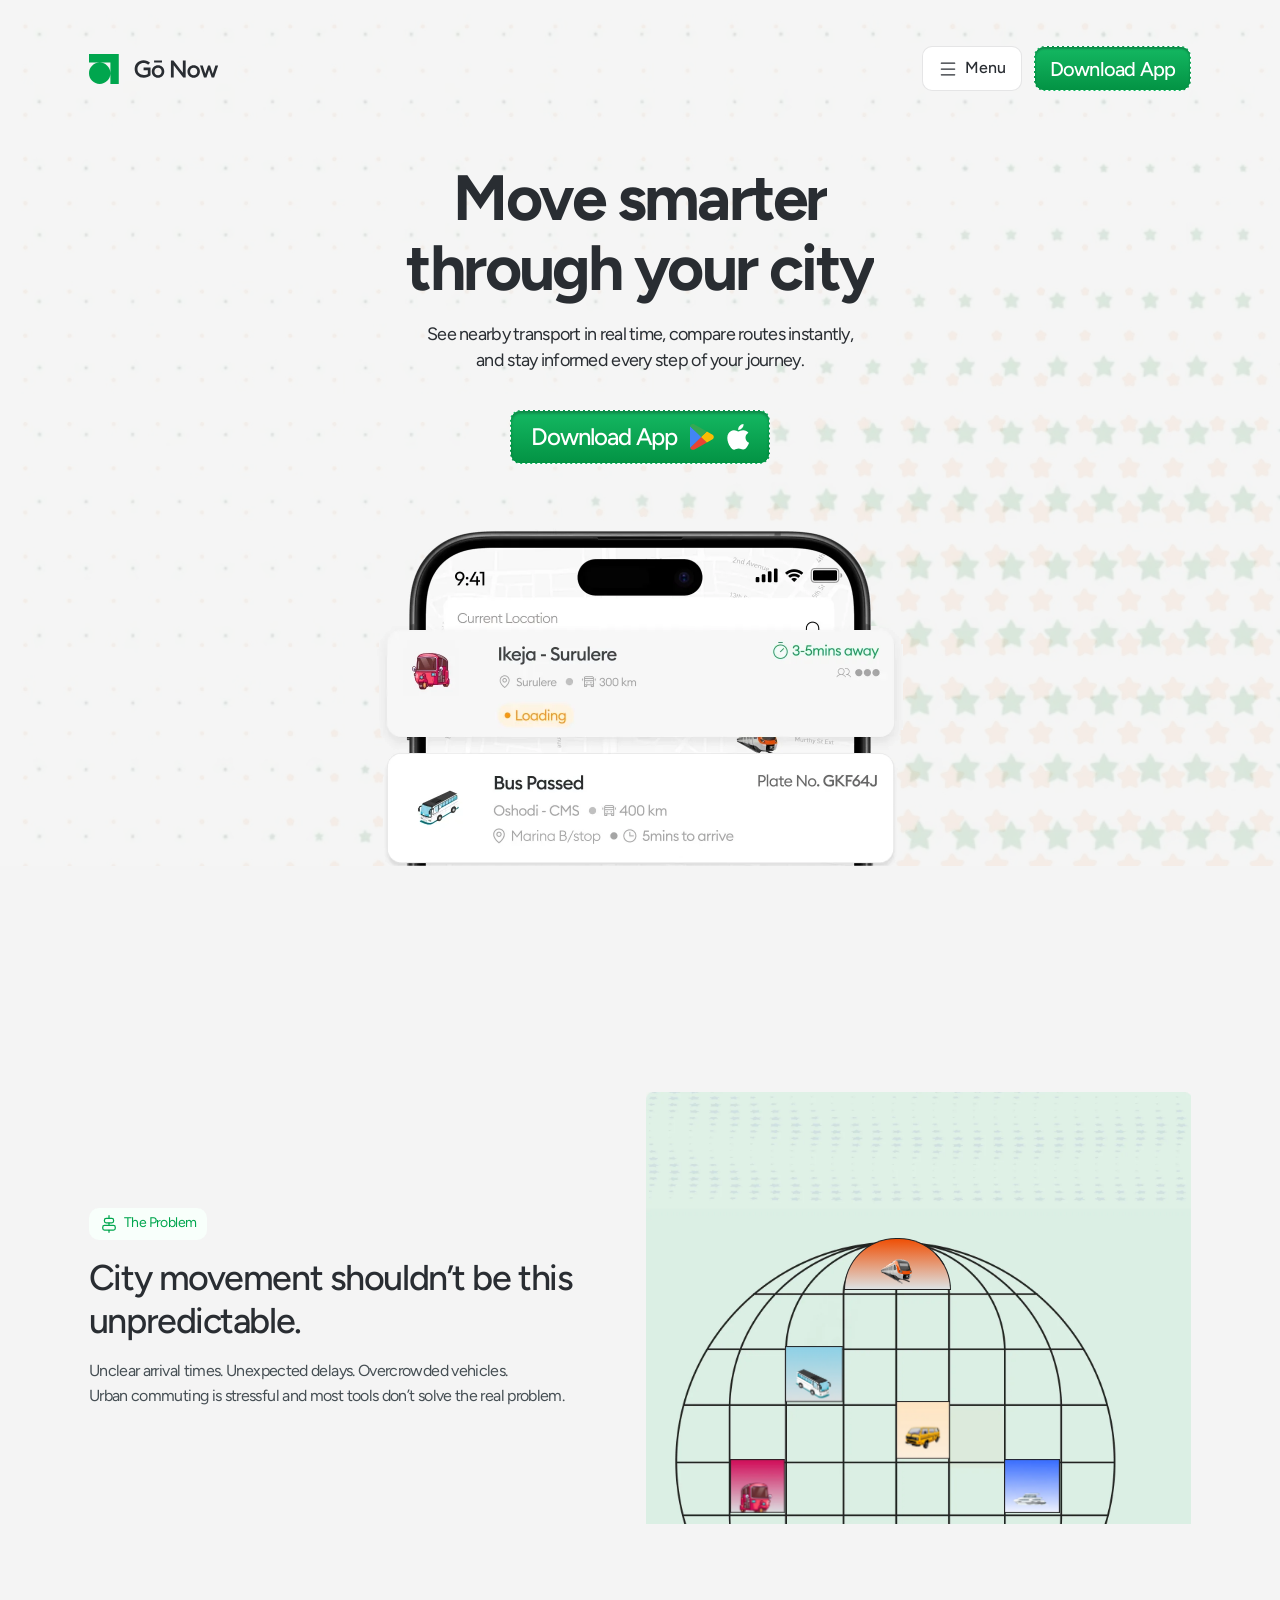
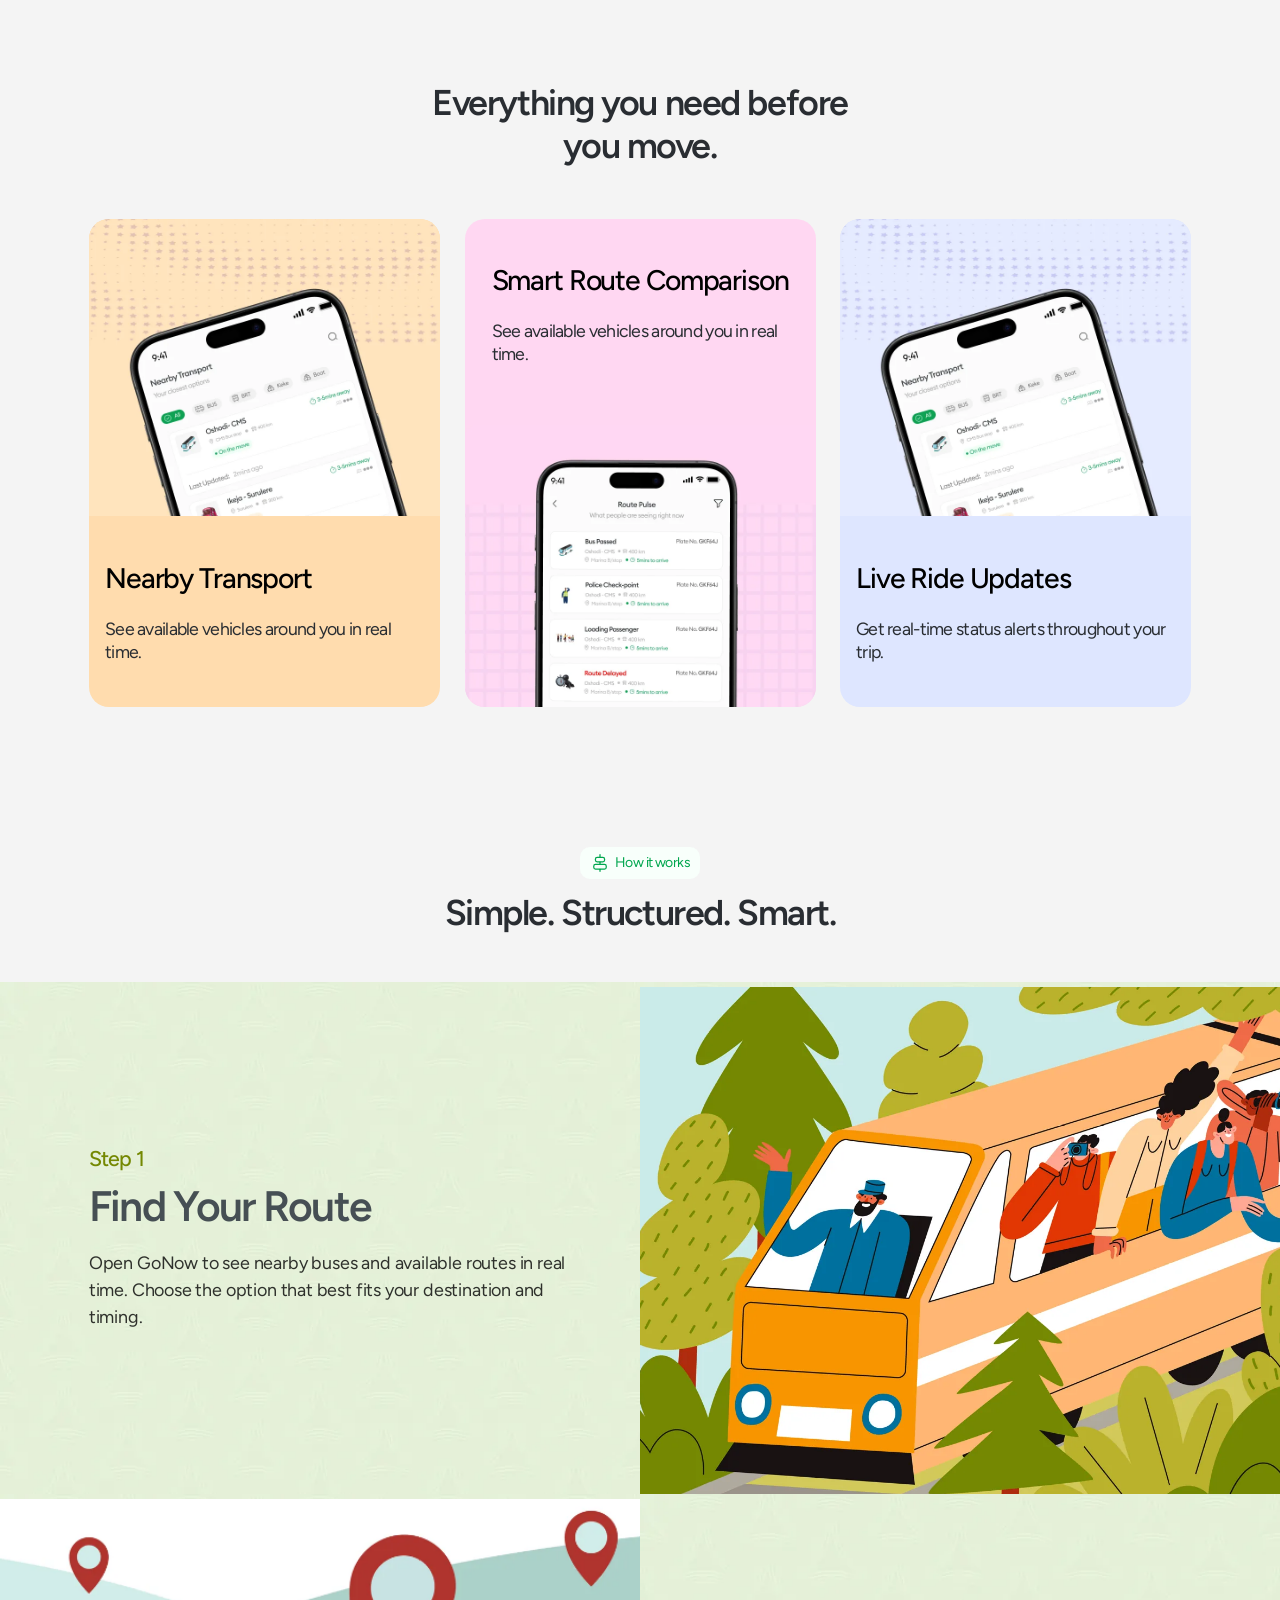
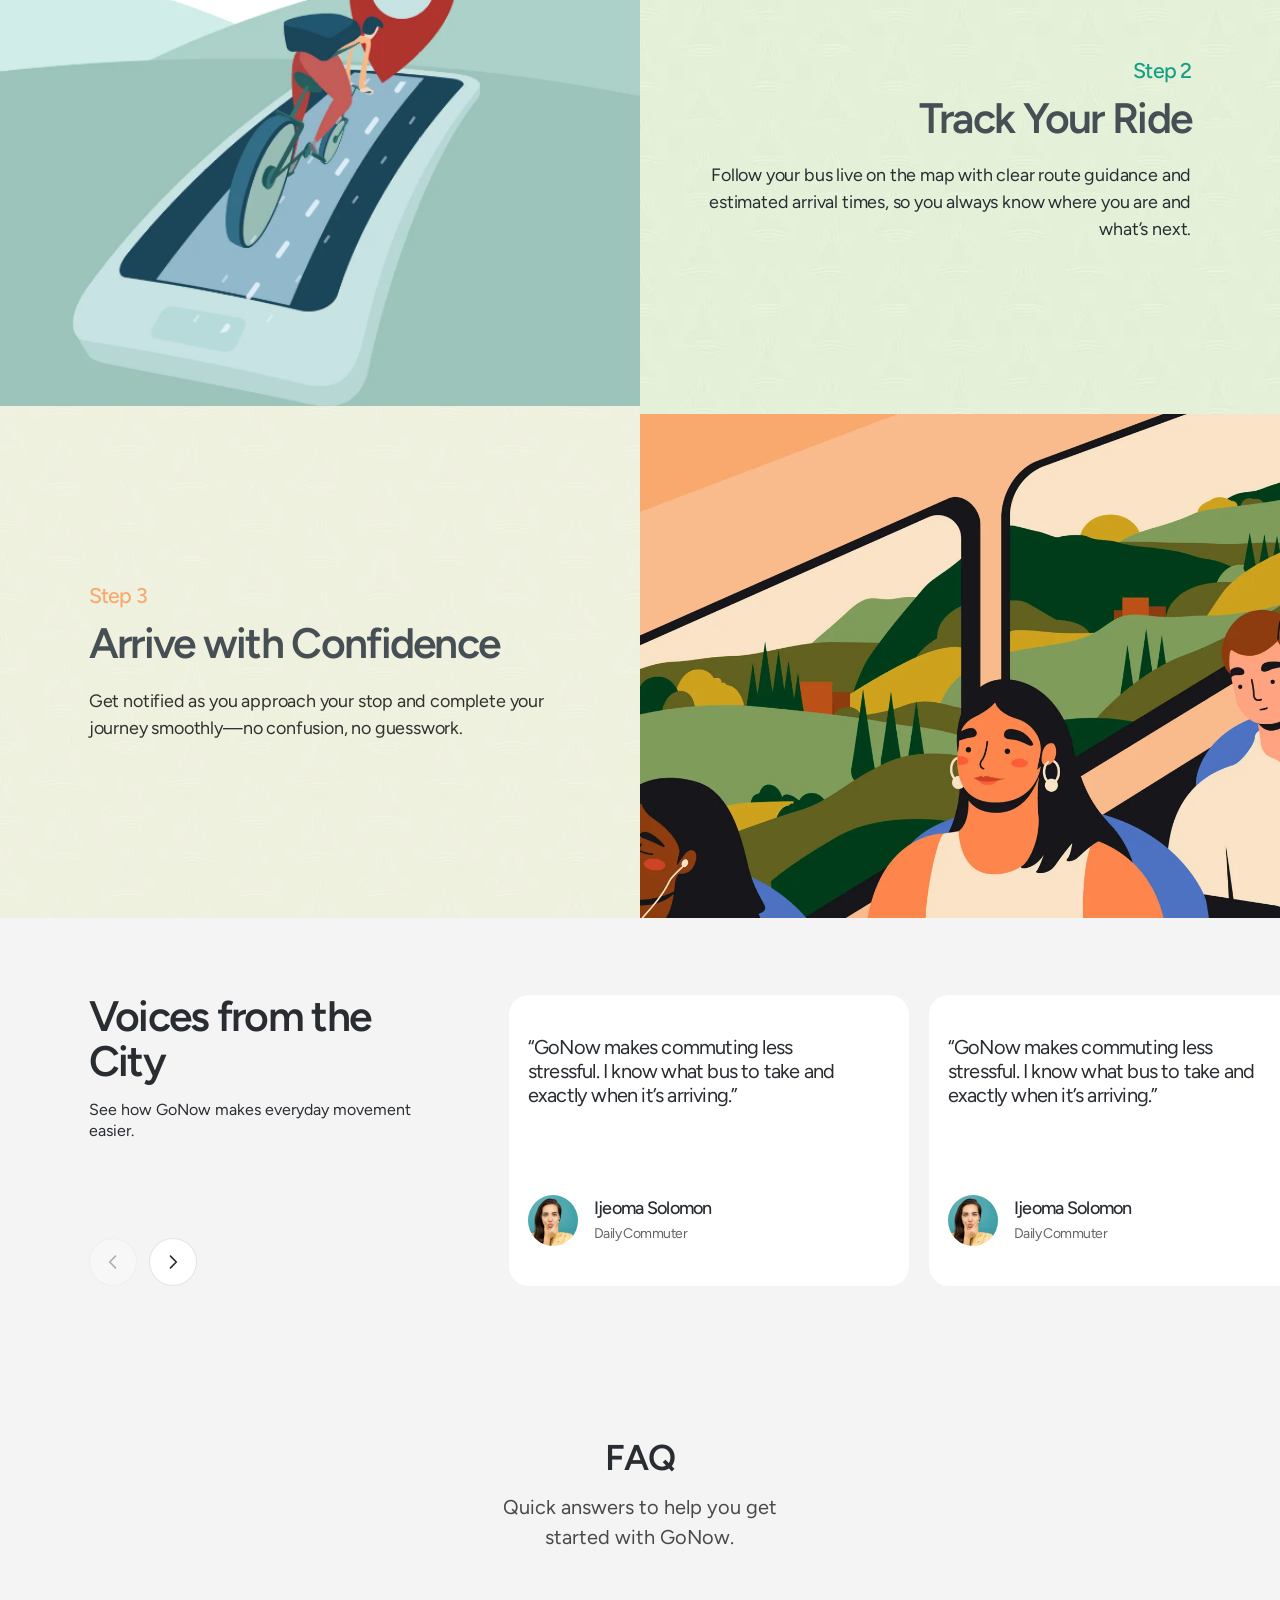
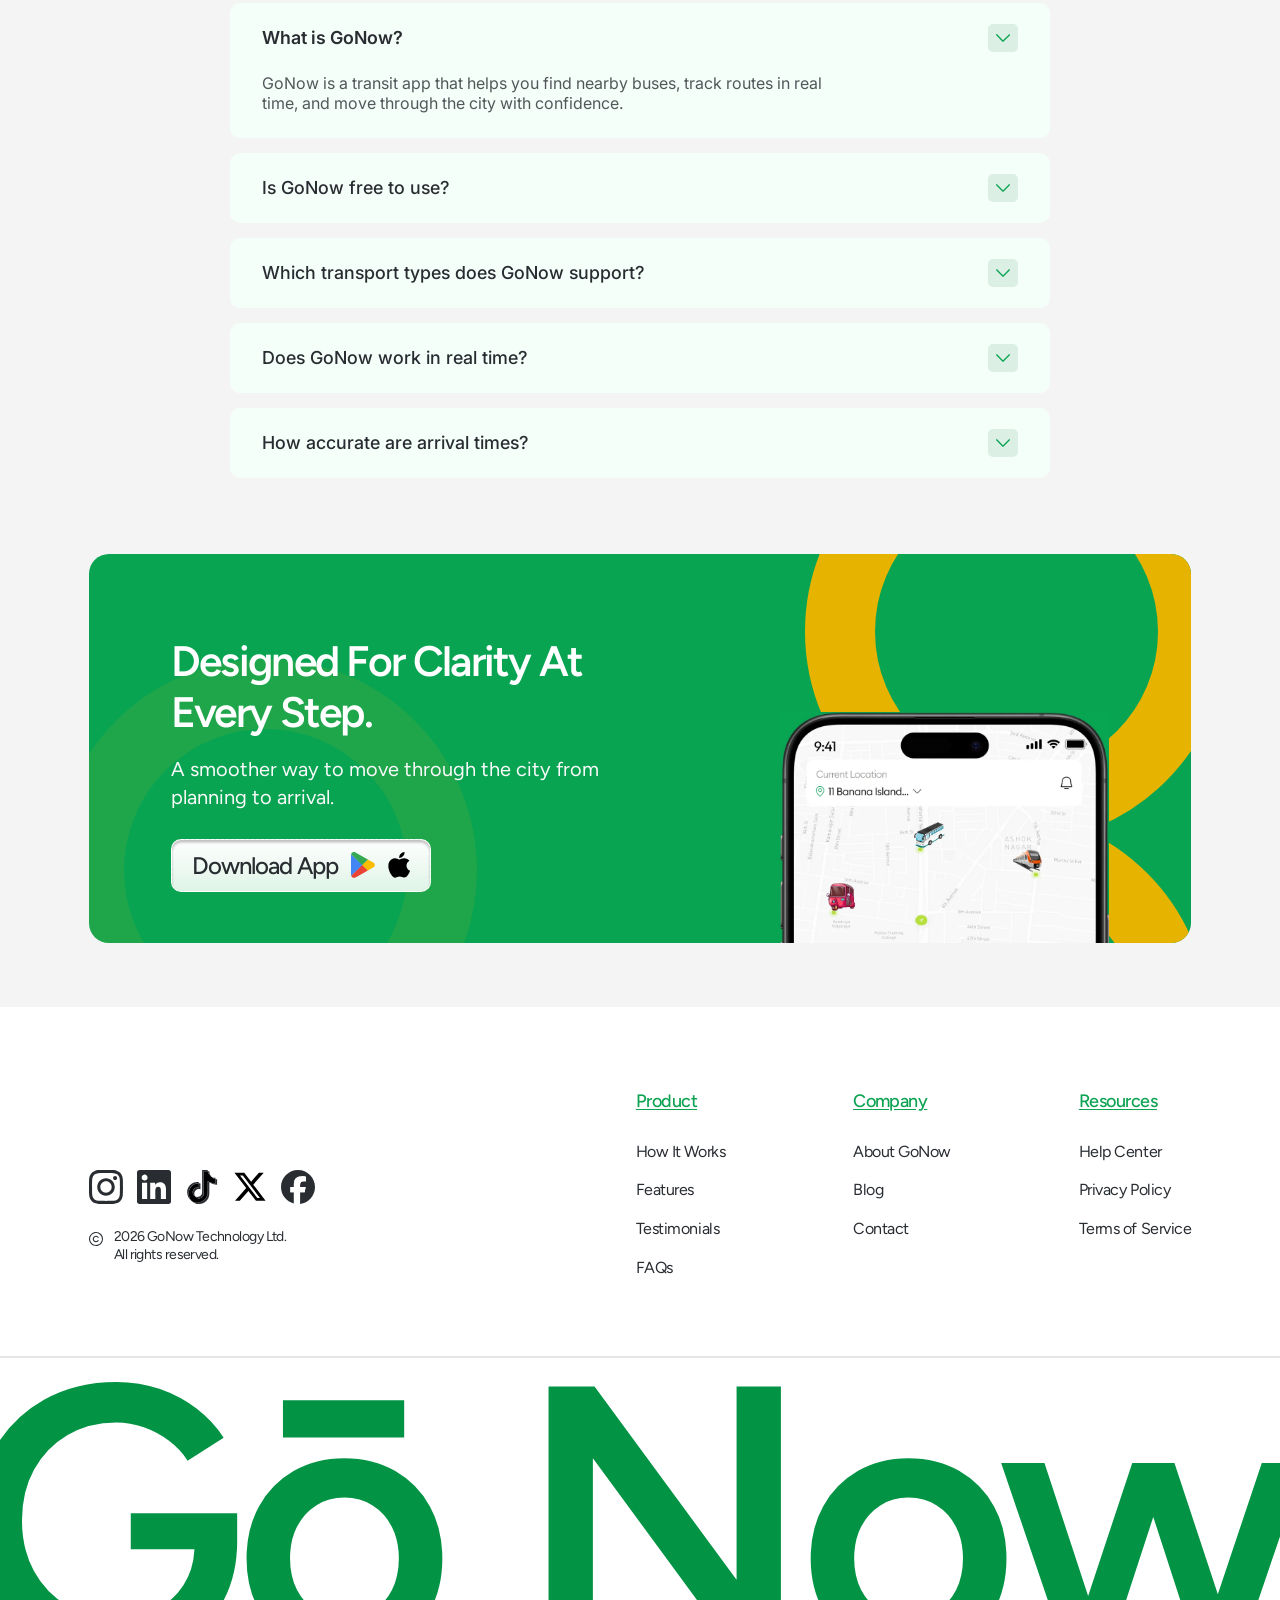
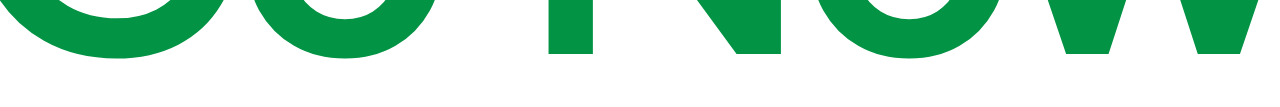
<file: index.html>
<!doctype html>
<html lang="en">
<head>
  <meta charset="utf-8">
  <meta name="viewport" content="width=device-width, initial-scale=1">
  <title>GoNow — Move smarter through your city</title>
  <meta name="description" content="See nearby transport in real time, compare routes instantly, and stay informed every step of your journey.">
  <meta name="theme-color" content="#f4f4f4">
  <meta property="og:title" content="GoNow — Move smarter through your city">
  <meta property="og:description" content="Real-time nearby transport, instant route comparison and live ride updates.">
  <meta property="og:type" content="website">
  <script>document.documentElement.classList.add('js')</script>
  <link rel="preconnect" href="https://fonts.googleapis.com">
  <link rel="preconnect" href="https://fonts.gstatic.com" crossorigin>
  <link rel="stylesheet" href="https://fonts.googleapis.com/css2?family=Figtree:wght@400;500;600;700&family=Inter:wght@400;500;600&display=swap">
  <link rel="preload" as="image" href="assets/hero-phone.webp" fetchpriority="high">
  <link rel="icon" href="assets/foot-logo.svg" type="image/svg+xml">
  <link rel="stylesheet" href="css/styles.css">
</head>
<body>
  <a class="skip" href="#main">Skip to content</a>

  <!-- ============ HEADER ============ -->
  <header class="hdr" id="top">
    <div class="hdr__inner">
      <a class="hdr__logo" href="#top" aria-label="GoNow home"><img src="assets/logo.svg" alt="GoNow" width="130" height="30"></a>
      <div class="hdr__right">
        <div class="menu">
          <button class="menu__btn" type="button" aria-expanded="false" aria-controls="menu-panel">
            <img src="assets/menu-icon.svg" alt="" width="20" height="20"><span>Menu</span>
          </button>
          <nav class="menu__panel" id="menu-panel" aria-label="Primary">
            <a href="#how">How it works</a>
            <a href="#features">Features</a>
            <a href="#voices">Testimonials</a>
            <a href="#faq">FAQs</a>
          </nav>
        </div>
        <a class="pill-dl" href="#download">Download App</a>
      </div>
    </div>
  </header>

  <main id="main">
    <!-- ============ HERO ============ -->
    <section class="hero" aria-labelledby="hero-title">
      <div class="hero__bg" aria-hidden="true">
        <img class="hero__bg1" src="assets/hero-bg.webp" alt="" width="1440" height="899" fetchpriority="low" decoding="async">
        <img class="hero__bg2" src="assets/hero-pattern.webp" alt="" width="1440" height="1251" decoding="async">
      </div>
      <div class="hero__copy stack stack--36">
        <div class="stack stack--16">
          <h1 id="hero-title"><span>Move smarter</span> <span>through your city</span></h1>
          <p>See nearby transport in real time, compare routes instantly, and stay informed every step of your journey.</p>
        </div>
        <a class="dl" href="#download"><span>Download App</span><span class="dl__icons" aria-hidden="true"><img src="assets/playstore.svg" alt="" width="29" height="28"><img src="assets/appstore.svg" alt="" width="25" height="28"></span></a>
      </div>
      <figure class="hero__phone"><img src="assets/hero-phone.webp" alt="GoNow app showing a nearby bus arriving in 3–5 minutes" width="531" height="354" fetchpriority="high" decoding="async"></figure>
    </section>

    <!-- ============ LOGOS ============ -->
    <section class="logos" aria-label="Trusted by">
      <ul class="logos__slots">
          <li class="logo-slot" style="--i:0">
            <img class="a" src="assets/co-0.svg" alt="" width="100" height="25" loading="lazy">
            <img class="b" src="assets/co-10.svg" alt="" width="100" height="26" loading="lazy">
          </li>
          <li class="logo-slot" style="--i:1">
            <img class="a" src="assets/co-1.svg" alt="" width="100" height="24" loading="lazy">
            <img class="b" src="assets/co-11.svg" alt="" width="100" height="27" loading="lazy">
          </li>
          <li class="logo-slot" style="--i:2">
            <img class="a" src="assets/co-2.svg" alt="" width="100" height="30" loading="lazy">
            <img class="b" src="assets/co-12.svg" alt="" width="100" height="24" loading="lazy">
          </li>
          <li class="logo-slot" style="--i:3">
            <img class="a" src="assets/co-3.svg" alt="" width="100" height="27" loading="lazy">
            <img class="b" src="assets/co-13.svg" alt="" width="100" height="25" loading="lazy">
          </li>
          <li class="logo-slot" style="--i:4">
            <img class="a" src="assets/co-4.svg" alt="" width="100" height="27" loading="lazy">
            <img class="b" src="assets/co-14.svg" alt="" width="100" height="29" loading="lazy">
          </li>
          <li class="logo-slot" style="--i:5">
            <img class="a" src="assets/co-5.svg" alt="" width="100" height="24" loading="lazy">
            <img class="b" src="assets/co-15.svg" alt="" width="100" height="28" loading="lazy">
          </li>
          <li class="logo-slot" style="--i:6">
            <img class="a" src="assets/co-6.svg" alt="" width="100" height="24" loading="lazy">
            <img class="b" src="assets/co-16.svg" alt="" width="100" height="29" loading="lazy">
          </li>
          <li class="logo-slot" style="--i:7">
            <img class="a" src="assets/co-7.svg" alt="" width="106" height="24" loading="lazy">
            <img class="b" src="assets/co-17.svg" alt="" width="100" height="27" loading="lazy">
          </li>
          <li class="logo-slot" style="--i:8">
            <img class="a" src="assets/co-8.svg" alt="" width="83" height="24" loading="lazy">
            <img class="b" src="assets/co-18.svg" alt="" width="100" height="33" loading="lazy">
          </li>
          <li class="logo-slot" style="--i:9">
            <img class="a" src="assets/co-9.svg" alt="" width="92" height="24" loading="lazy">
            <img class="b" src="assets/co-16.svg" alt="" width="100" height="29" loading="lazy">
          </li>
      </ul>
    </section>

    <!-- ============ PROBLEM ============ -->
    <section class="problem wrap" aria-labelledby="problem-title">
      <div class="problem__copy reveal">
        <span class="tag"><img src="assets/tag-icon.svg" alt="" width="20" height="20">The Problem</span>
        <h2 id="problem-title">City movement shouldn’t be this unpredictable.</h2>
        <p>Unclear arrival times. Unexpected delays. Overcrowded vehicles.<br>Urban commuting is stressful and most tools don’t solve the real problem.</p>
      </div>
      <div class="problem__art reveal" style="--d:120ms">
        <img class="problem__panel" src="assets/problem-art.webp" alt="" width="744" height="589" loading="lazy" decoding="async">
        <img class="stk stk--1" src="assets/stk-1.webp" alt="" width="73" height="79" loading="lazy">
        <img class="stk stk--2" src="assets/stk-2.webp" alt="" width="76" height="73" loading="lazy">
        <img class="stk stk--3" src="assets/stk-3.webp" alt="" width="79" height="77" loading="lazy">
        <img class="stk stk--4" src="assets/stk-4.webp" alt="" width="75" height="73" loading="lazy">
        <span class="stk stk--5 arch" aria-hidden="true"><img src="assets/train.webp" alt="" width="50" height="50" loading="lazy"></span>
      </div>
    </section>

    <!-- ============ FEATURES ============ -->
    <section class="features wrap" id="features" aria-labelledby="features-title">
      <h2 id="features-title" class="features__title reveal">Everything you need before you move.</h2>
      <div class="features__grid">
        <article class="fcard fcard--1 reveal">
          <div class="fcard__art"><img src="assets/feat1-art.webp" alt="Nearby transport on the GoNow map" width="396" height="353" loading="lazy" decoding="async"></div>
          <div class="fcard__txt"><h3>Nearby Transport</h3><p>See available vehicles around you in real time.</p></div>
        </article>
        <article class="fcard fcard--2 reveal" style="--d:100ms">
          <div class="fcard__txt"><h3>Smart Route Comparison</h3><p>See available vehicles around you in real time.</p></div>
          <div class="fcard__art"><img src="assets/feat2-art.webp" alt="Route comparison screen" width="396" height="319" loading="lazy" decoding="async"></div>
        </article>
        <article class="fcard fcard--3 reveal" style="--d:200ms">
          <div class="fcard__art"><img src="assets/feat3-art.webp" alt="Live ride updates screen" width="396" height="353" loading="lazy" decoding="async"></div>
          <div class="fcard__txt"><h3>Live Ride Updates</h3><p>Get real-time status alerts throughout your trip.</p></div>
        </article>
      </div>
    </section>

    <!-- ============ HOW IT WORKS ============ -->
    <section class="how" id="how" aria-labelledby="how-title">
      <header class="how__head stack stack--16 reveal">
        <span class="tag"><img src="assets/tag-icon.svg" alt="" width="20" height="20">How it works</span>
        <h2 id="how-title">Simple. Structured. Smart.</h2>
      </header>

      <div class="step step--1">
        <img class="step__pat step__pat--l" src="assets/how-pattern.webp" alt="" loading="lazy" decoding="async">
        <div class="step__txt stack stack--20 reveal"><div class="stack stack--12"><span class="step__n">Step 1</span><h3>Find Your Route</h3></div><p>Open GoNow to see nearby buses and available routes in real time. Choose the option that best fits your destination and timing.</p></div>
        <div class="step__img"><img class="step__pat" src="assets/how-pattern.webp" alt="" loading="lazy" decoding="async"><img class="step__pic" data-parallax src="assets/how-1.webp" alt="" loading="lazy" decoding="async"></div>
      </div>

      <div class="step step--2">
        <img class="step__pat step__pat--r" src="assets/how-pattern.webp" alt="" loading="lazy" decoding="async">
        <div class="step__img"><img class="step__pat" src="assets/how-pattern.webp" alt="" loading="lazy" decoding="async">
          <div class="step__art step__art--ride" data-parallax>
            <img src="assets/how-2.webp" alt="A cyclist riding along a route on a phone screen" loading="lazy" decoding="async">
            <svg class="belt" viewBox="0 0 100 100" preserveAspectRatio="none" aria-hidden="true">
              <defs><clipPath id="lane"><polygon points="59.8,33 69.3,34.4 51.1,77.3 32.9,82.4"/></clipPath></defs>
              <g clip-path="url(#lane)">
                <path class="belt__l" d="M64.5 33 L42 80"/>
                <path class="belt__l belt__l--2" d="M60 33 L37.5 80"/>
                <path class="belt__l belt__l--2" d="M69 33 L46.5 80"/>
              </g>
            </svg>
          </div>
        </div>
        <div class="step__txt stack stack--20 reveal"><div class="stack stack--12"><span class="step__n">Step 2</span><h3>Track Your Ride</h3></div><p>Follow your bus live on the map with clear route guidance and estimated arrival times, so you always know where you are and what’s next.</p></div>
      </div>

      <div class="step step--3">
        <img class="step__pat step__pat--l" src="assets/how-pattern.webp" alt="" loading="lazy" decoding="async">
        <div class="step__txt stack stack--20 reveal"><div class="stack stack--12"><span class="step__n">Step 3</span><h3>Arrive with Confidence</h3></div><p>Get notified as you approach your stop and complete your journey smoothly—no confusion, no guesswork.</p></div>
        <div class="step__img"><img class="step__pat" src="assets/how-pattern.webp" alt="" loading="lazy" decoding="async"><img class="step__pic" data-parallax src="assets/how-3.webp" alt="" loading="lazy" decoding="async"></div>
      </div>
    </section>

    <!-- ============ TESTIMONIALS ============ -->
    <section class="voices" id="voices" aria-labelledby="voices-title">
      <div class="voices__inner">
        <div class="voices__copy reveal">
          <div class="stack stack--16"><h2 id="voices-title">Voices from the City</h2>
          <p>See how GoNow makes everyday movement easier.</p></div>
          <div class="voices__nav"><button type="button" data-dir="-1" aria-label="Previous testimonial"><svg viewBox="0 0 24 24" width="20" height="20" fill="none" stroke="currentColor" stroke-width="2" stroke-linecap="round" stroke-linejoin="round" aria-hidden="true"><path d="M15 5l-7 7 7 7"/></svg></button><button type="button" data-dir="1" aria-label="Next testimonial"><svg viewBox="0 0 24 24" width="20" height="20" fill="none" stroke="currentColor" stroke-width="2" stroke-linecap="round" stroke-linejoin="round" aria-hidden="true"><path d="M9 5l7 7-7 7"/></svg></button></div>
        </div>
        <div class="voices__track" tabindex="0" role="group" aria-label="Testimonials, scroll horizontally">
          <figure class="quote reveal"><blockquote>“GoNow makes commuting less stressful. I know what bus to take and exactly when it’s arriving.”</blockquote><figcaption><img src="assets/avatar.webp" alt="" width="50" height="51" loading="lazy"><span><b>Ijeoma Solomon</b><i>Daily Commuter</i></span></figcaption></figure>
          <figure class="quote reveal" style="--d:100ms"><blockquote>“GoNow makes commuting less stressful. I know what bus to take and exactly when it’s arriving.”</blockquote><figcaption><img src="assets/avatar.webp" alt="" width="50" height="51" loading="lazy"><span><b>Ijeoma Solomon</b><i>Daily Commuter</i></span></figcaption></figure>
          <figure class="quote reveal" style="--d:200ms"><blockquote>“GoNow makes commuting less stressful. I know what bus to take and exactly when it’s arriving.”</blockquote><figcaption><img src="assets/avatar.webp" alt="" width="50" height="51" loading="lazy"><span><b>Ijeoma Solomon</b><i>Daily Commuter</i></span></figcaption></figure>
        </div>
      </div>
    </section>

    <!-- ============ FAQ ============ -->
    <section class="faq wrap" id="faq" aria-labelledby="faq-title">
      <header class="faq__head stack stack--16 reveal"><h2 id="faq-title">FAQ</h2><p>Quick answers to help you get started with GoNow.</p></header>
      <div class="faq__list reveal" style="--d:100ms">
        <div class="qa open">
          <h3><button type="button" aria-expanded="true" aria-controls="a1" id="q1"><span>What is GoNow?</span><img src="assets/faq-open.svg" alt="" width="30" height="28"></button></h3>
          <div class="qa__a" id="a1" role="region" aria-labelledby="q1"><div><p>GoNow is a transit app that helps you find nearby buses, track routes in real time, and move through the city with confidence.</p></div></div>
        </div>
        <div class="qa">
          <h3><button type="button" aria-expanded="false" aria-controls="a2" id="q2"><span>Is GoNow free to use?</span><img src="assets/faq-closed.svg" alt="" width="30" height="28"></button></h3>
          <div class="qa__a" id="a2" role="region" aria-labelledby="q2"><div><p>Yes. Downloading GoNow and checking nearby buses, routes and arrival times is free.</p></div></div>
        </div>
        <div class="qa">
          <h3><button type="button" aria-expanded="false" aria-controls="a3" id="q3"><span>Which transport types does GoNow support?</span><img src="assets/faq-closed.svg" alt="" width="30" height="28"></button></h3>
          <div class="qa__a" id="a3" role="region" aria-labelledby="q3"><div><p>GoNow currently focuses on buses and shows the routes and stops around you.</p></div></div>
        </div>
        <div class="qa">
          <h3><button type="button" aria-expanded="false" aria-controls="a4" id="q4"><span>Does GoNow work in real time?</span><img src="assets/faq-closed.svg" alt="" width="30" height="28"></button></h3>
          <div class="qa__a" id="a4" role="region" aria-labelledby="q4"><div><p>Yes. Vehicle positions and status alerts refresh continuously while you travel.</p></div></div>
        </div>
        <div class="qa">
          <h3><button type="button" aria-expanded="false" aria-controls="a5" id="q5"><span>How accurate are arrival times?</span><img src="assets/faq-closed.svg" alt="" width="30" height="28"></button></h3>
          <div class="qa__a" id="a5" role="region" aria-labelledby="q5"><div><p>Estimates update as traffic and vehicle speed change, so they stay close to what you’ll see at the stop.</p></div></div>
        </div>
      </div>
    </section>

    <!-- ============ CTA ============ -->
    <section class="cta wrap" id="download" aria-labelledby="cta-title">
      <div class="cta__box">
        <img class="cta__ell cta__ell--a" src="assets/cta-ell-a.svg" alt="" aria-hidden="true">
        <img class="cta__ell cta__ell--b" src="assets/cta-ell-b.svg" alt="" aria-hidden="true">
        <img class="cta__ell cta__ell--c" src="assets/cta-ell-a.svg" alt="" aria-hidden="true">
        <div class="cta__copy">
          <h2 id="cta-title">Designed For Clarity At Every Step.</h2>
          <p>A smoother way to move through the city from planning to arrival.</p>
          <a class="dl dl--light" href="#download"><span>Download App</span><span class="dl__icons" aria-hidden="true"><img src="assets/playstore.svg" alt="" width="29" height="28"><img src="assets/appstore.svg" alt="" width="25" height="28"></span></a>
        </div>
        <img class="cta__phone" src="assets/cta-phone.webp" alt="GoNow app on a phone" width="467" height="347" loading="lazy" decoding="async">
      </div>
    </section>
  </main>

  <!-- ============ FOOTER ============ -->
  <footer class="foot">
    <div class="foot__top wrap">
      <div class="foot__brand">
        <img src="assets/foot-logo.svg" alt="GoNow" width="40" height="40">
        <div class="foot__social">
          <a href="#" aria-label="Instagram"><img src="assets/social-0.svg" alt="" width="34" height="34"></a>
          <a href="#" aria-label="LinkedIn"><img src="assets/social-1.svg" alt="" width="34" height="34"></a>
          <a href="#" aria-label="TikTok"><img src="assets/social-2.svg" alt="" width="34" height="34"></a>
          <a href="#" aria-label="X"><img src="assets/social-3.svg" alt="" width="34" height="34"></a>
          <a href="#" aria-label="Facebook"><img src="assets/social-4.svg" alt="" width="34" height="34"></a>
        </div>
        <p class="foot__copy"><img src="assets/copyright.svg" alt="" width="14" height="14"><span>2026 GoNow Technology Ltd.<br>All rights reserved.</span></p>
      </div>
      <nav class="foot__cols" aria-label="Footer">
        <div><h3>Product</h3><ul><li><a href="#how">How It Works</a></li><li><a href="#features">Features</a></li><li><a href="#voices">Testimonials</a></li><li><a href="#faq">FAQs</a></li></ul></div>
        <div><h3>Company</h3><ul><li><a href="#top">About GoNow</a></li><li><a href="#top">Blog</a></li><li><a href="mailto:hello@gonow.example">Contact</a></li></ul></div>
        <div><h3>Resources</h3><ul><li><a href="#faq">Help Center</a></li><li><a href="#top">Privacy Policy</a></li><li><a href="#top">Terms of Service</a></li></ul></div>
      </nav>
    </div>
    <div class="foot__word" aria-hidden="true"><img class="foot__line" src="assets/foot-line.svg" alt=""><span>Gō Now</span></div>
  </footer>

  <script src="js/lenis.min.js" defer></script>
  <script src="js/main.js" defer></script>
</body>
</html>
</file>
<file: css/styles.css>
/* GoNow landing — design width 1440, fluid to 1920+ and down to 320 */
:root{
  --bg:#f4f4f4;
  --ink:#292d32;
  --body:#464f54;
  --green:#08a452;
  --green-d:#039344;
  --green-l:#0da353;
  --tag-bg:#f8fffb;
  --tag-ink:#00a64e;
  --faq-bg:#f5fffa;
  --px:clamp(20px,6.94vw,100px);
  --sec-y:clamp(56px,6vw,80px);
  --head-gap:clamp(32px,4vw,56px);
  --wrap:min(1240px,100% - 2*var(--px));
  --ease:cubic-bezier(.22,.7,.2,1);
  --f:"Figtree","Euclid Circular B",system-ui,-apple-system,"Segoe UI",sans-serif;
  --fi:"Inter",system-ui,sans-serif;
}
*,*::before,*::after{box-sizing:border-box}
html{-webkit-text-size-adjust:100%}
html.lenis,html.lenis body{height:auto}
.lenis.lenis-smooth{scroll-behavior:auto!important}
.lenis.lenis-stopped{overflow:hidden}
body{margin:0;background:var(--bg);color:var(--ink);font-family:var(--f);line-height:1.3;-webkit-font-smoothing:antialiased;overflow-x:clip}
img{display:block;max-width:100%;height:auto}
a{color:inherit;text-decoration:none}
button{font:inherit;color:inherit;background:none;border:0;padding:0;cursor:pointer}
h1,h2,h3,p,ul,figure,blockquote{margin:0;padding:0}
ul{list-style:none}
.wrap{width:var(--wrap);margin-inline:auto}
.skip{position:fixed;left:12px;top:-60px;z-index:300;background:#fff;padding:10px 16px;border-radius:8px;transition:top .2s}
.skip:focus{top:12px}
:focus-visible{outline:2px solid var(--green);outline-offset:3px}

/* stacks: consistent vertical rhythm */
.stack{display:flex;flex-direction:column}
.stack--16{gap:16px}
.stack--12{gap:12px}
.stack--20{gap:20px}
.stack--36{gap:36px}

/* reveal */
.js .reveal{opacity:0;transform:translateY(28px);transition:opacity .9s var(--ease),transform .9s var(--ease);transition-delay:var(--d,0ms)}
.js .reveal.in{opacity:1;transform:none}

/* tag pill */
.tag{display:inline-flex;align-items:center;gap:5px;background:var(--tag-bg);color:var(--tag-ink);border-radius:10px;padding:6px 10px;font-size:14px;letter-spacing:-.56px;line-height:1.2}

/* ---------- header ---------- */
.hdr{position:fixed;inset:0 0 auto;z-index:100;transition:transform .5s var(--ease)}
.hdr::before{content:"";position:absolute;inset:0;background:rgba(244,244,244,.82);-webkit-backdrop-filter:blur(14px);backdrop-filter:blur(14px);box-shadow:0 1px 0 rgba(0,0,0,.06);opacity:0;transition:opacity .4s;pointer-events:none}
.hdr.is-solid::before{opacity:1}
.hdr.is-hidden{transform:translateY(-110%)}
.hdr__inner{position:relative;display:flex;align-items:center;justify-content:space-between;width:100%;max-width:1440px;margin:auto;padding:46px var(--px) 46px;transition:padding .4s var(--ease)}
.hdr.is-solid .hdr__inner{padding-block:14px}
.hdr__logo img{width:130px;height:30px}
.hdr__right{display:flex;gap:12px;align-items:center}
.menu{position:relative}
.menu__btn{display:flex;align-items:center;gap:7px;height:45px;padding:0 15px;background:#fff;border:1px solid rgba(41,45,50,.12);border-radius:10px;font-size:16px;font-weight:500;transition:transform .3s var(--ease),box-shadow .3s}
.menu__btn:hover{transform:translateY(-2px);box-shadow:0 8px 20px -10px rgba(0,0,0,.25)}
.menu__btn img{transition:transform .4s var(--ease)}
.menu__btn[aria-expanded="true"] img{transform:rotate(90deg)}
.menu__panel{position:absolute;right:0;top:calc(100% + 10px);min-width:220px;padding:8px;background:#fff;border-radius:14px;box-shadow:0 24px 50px -18px rgba(0,0,0,.35);display:flex;flex-direction:column;opacity:0;visibility:hidden;transform:translateY(-8px) scale(.98);transform-origin:top right;transition:opacity .3s,transform .4s var(--ease),visibility .3s}
.menu.open .menu__panel{opacity:1;visibility:visible;transform:none}
.menu__panel a{padding:12px 14px;border-radius:9px;font-weight:500;transition:background .25s,color .25s,padding .3s var(--ease)}
.menu__panel a:hover{background:var(--tag-bg);color:var(--green-d);padding-left:20px}
.pill-dl{display:flex;align-items:center;height:45px;padding:0 15px;border-radius:10px;border:1px dashed #fff;background:linear-gradient(180deg,#14b862,#039344);color:#fff;font-size:20px;font-weight:500;letter-spacing:-.8px;box-shadow:inset 0 2px 2px rgba(0,0,0,.25);transition:transform .3s var(--ease),box-shadow .3s,filter .3s}
.pill-dl:hover{transform:translateY(-2px);filter:brightness(1.06);box-shadow:inset 0 2px 2px rgba(0,0,0,.25),0 12px 22px -10px rgba(3,147,68,.7)}

/* download button (big) */
.dl{position:relative;display:inline-flex;align-items:center;gap:10px;padding:10px 20px;border-radius:10px;border:1px dashed #fff;background:linear-gradient(180deg,#14b862,#039344);color:#fff;font-size:24px;font-weight:500;letter-spacing:-.96px;box-shadow:inset 0 2.6px 2.6px rgba(0,0,0,.25);overflow:hidden;isolation:isolate;transition:transform .35s var(--ease),box-shadow .35s}
.dl::after{content:"";position:absolute;inset:0;z-index:-1;background:linear-gradient(110deg,transparent 30%,rgba(255,255,255,.35) 50%,transparent 70%);transform:translateX(-120%);transition:transform .8s var(--ease)}
.dl:hover{transform:translateY(-3px);box-shadow:inset 0 2.6px 2.6px rgba(0,0,0,.25),0 18px 30px -14px rgba(3,147,68,.75)}
.dl:hover::after{transform:translateX(120%)}
.dl:active{transform:scale(.98)}
.dl__icons{display:flex;align-items:center;gap:12px}
.dl__icons img{width:auto;height:26px}
.dl--light{background:linear-gradient(180deg,#fff,#dff4e7);color:var(--ink);border-color:#fff}
.dl--light:hover{box-shadow:inset 0 2.6px 2.6px rgba(0,0,0,.2),0 18px 30px -14px rgba(0,0,0,.45)}

/* ---------- hero ---------- */
.hero{position:relative;overflow:hidden;padding:clamp(140px,13vw,190px) var(--px) 0;text-align:center}
.hero__bg{position:absolute;inset:0;pointer-events:none}
.hero__bg img{position:absolute;left:0;top:0;width:100%;max-width:none}
.hero__bg1{height:auto;opacity:.14;object-fit:cover;max-height:100%}
.hero__bg2{height:100%;opacity:.06;object-fit:cover}
.hero__copy{position:relative;align-items:center;max-width:772px;margin-inline:auto}
.hero__copy>.stack{align-items:center}
.hero h1{max-width:576px;font-size:clamp(40px,5vw,72px);font-weight:700;line-height:1;letter-spacing:-.04em}
.hero h1 span{display:inline-block;overflow:hidden;vertical-align:top;padding-bottom:.08em}
.hero h1 span{animation:rise 1s var(--ease) both}
.hero h1 span:nth-child(2){animation-delay:.1s}
@keyframes rise{from{transform:translateY(100%);opacity:0}to{transform:none;opacity:1}}
.hero__copy p{max-width:430px;font-size:clamp(17px,1.4vw,20px);line-height:1.5;letter-spacing:-.04em;animation:fadeUp 1s .25s var(--ease) both}
.hero .dl{animation:fadeUp 1s .4s var(--ease) both}
@keyframes fadeUp{from{opacity:0;transform:translateY(22px)}to{opacity:1;transform:none}}
.hero__phone{position:relative;width:min(531px,100%);margin:48px auto 0;animation:phoneUp 1.3s .5s var(--ease) both}
.hero__phone img{width:100%;height:auto}
@keyframes phoneUp{from{opacity:0;transform:translateY(80px)}to{opacity:1;transform:none}}

/* ---------- logos: two logos per slot, crossfading with a stagger ---------- */
.logos{padding:clamp(28px,5vw,74px) clamp(20px,6.8vw,98px) clamp(20px,3vw,40px)}
.logos__slots{max-width:1243px;margin-inline:auto;display:grid;grid-template-columns:repeat(10,minmax(0,1fr));gap:12px 20px;align-items:center}
.logo-slot{position:relative;height:44px}
.logo-slot img{position:absolute;left:50%;top:50%;max-width:100%;height:auto;opacity:0;transform:translate(-50%,-50%);animation-duration:16s;animation-timing-function:ease-in-out;animation-iteration-count:infinite;animation-delay:calc(var(--i)*1.1s)}
.logo-slot .a{animation-name:logoA}
.logo-slot .b{animation-name:logoB}
@keyframes logoA{0%{opacity:0}12%,40%{opacity:.8}52%,100%{opacity:0}}
@keyframes logoB{0%,40%{opacity:0}52%,90%{opacity:.8}100%{opacity:0}}

/* ---------- problem ---------- */
.problem{display:grid;grid-template-columns:minmax(0,517px) minmax(0,744px);justify-content:space-between;align-items:center;gap:40px;padding-block:var(--sec-y)}
.problem__copy{display:flex;flex-direction:column;gap:16px;align-items:flex-start}
.problem h2{max-width:495px;font-size:clamp(30px,2.8vw,40px);font-weight:500;line-height:1.2;letter-spacing:-.04em}
.problem__copy p{max-width:517px;font-size:16px;line-height:1.6;letter-spacing:-.04em;color:var(--body)}
.problem__art{position:relative;aspect-ratio:744/599}
.problem__panel{position:absolute;inset:0;width:100%;height:100%;object-fit:contain}
.stk{position:absolute;height:auto;will-change:transform;animation:bob 5s ease-in-out infinite}
.stk--1{left:calc(341/744*100%);top:calc(426/599*100%);width:calc(73/744*100%)}
.stk--2{left:calc(489/744*100%);top:calc(505/599*100%);width:calc(76/744*100%);animation-delay:-1s}
.stk--3{left:calc(190/744*100%);top:calc(351/599*100%);width:calc(79/744*100%);animation-delay:-2s}
.stk--4{left:calc(115/744*100%);top:calc(505/599*100%);width:calc(75/744*100%);animation-delay:-3s}
.stk--5{left:calc(270/744*100%);top:calc(204/599*100%);width:calc(146/744*100%);animation-delay:-4s}
@keyframes bob{50%{transform:translateY(-10px) rotate(1.5deg)}}

/* ---------- features ---------- */
.features{padding-block:var(--sec-y)}
.features__title{max-width:442px;margin:0 auto var(--head-gap);text-align:center;font-size:clamp(30px,2.8vw,40px);font-weight:600;line-height:1.2;letter-spacing:-.04em}
.features__grid{display:grid;grid-template-columns:repeat(3,minmax(0,1fr));gap:25px}
.fcard{--u:calc(100cqw/396);container-type:inline-size;display:flex;flex-direction:column;border-radius:20px;overflow:hidden;aspect-ratio:396/551;transition:transform .6s var(--ease),box-shadow .6s}
.fcard:hover{transform:translateY(-8px);box-shadow:0 30px 50px -28px rgba(0,0,0,.35)}
.fcard--1{background:#ffdcae}
.fcard--2{background:#ffd7f2}
.fcard--3{background:#dee6ff}
.fcard__art{position:relative;aspect-ratio:396/353;overflow:hidden}
.fcard__art img{width:100%;height:100%;object-fit:cover}
.fcard__txt{padding:calc(var(--u)*49) calc(var(--u)*18) calc(var(--u)*50)}
.fcard h3{font-size:max(22px,calc(var(--u)*32));font-weight:500;line-height:1.3;letter-spacing:-.04em;color:#000}
.fcard p{margin-top:20px;max-width:327px;font-size:max(16px,calc(var(--u)*20));line-height:1.3;letter-spacing:-.04em}
.fcard--2 .fcard__txt{padding:calc(var(--u)*49) calc(var(--u)*30) calc(var(--u)*40)}
.fcard--2 .fcard__art{aspect-ratio:396/319;margin-top:auto;flex:none}
.fcard__art img{transition:transform .9s var(--ease)}
.fcard:hover .fcard__art img{transform:scale(1.04) translateY(-4px)}

/* ---------- how it works ---------- */
.how{padding-top:clamp(40px,5vw,80px)}
.how__head{align-items:center;padding-bottom:var(--head-gap);text-align:center}
.how__head h2{font-size:clamp(30px,2.8vw,40px);font-weight:600;line-height:1;letter-spacing:-.04em}
.step{position:relative;display:grid;grid-template-columns:1fr 1fr;height:clamp(420px,40vw,700px);overflow:hidden;background:var(--sbg)}
.step--1{--sbg:#f8fde3;--sc:#748802}
.step--2{--sbg:#eefffc;--sc:#139f85}
.step--3{--sbg:#fff3ea;--sc:#f8a96e}
.step__pat{position:absolute;inset:0;width:100%;height:100%;max-width:none;object-fit:cover;opacity:1;pointer-events:none}
.step--3 .step__pat--l{opacity:.6}
.step__pat--l{width:50%}
.step__pat--r{left:auto;right:0;width:50%}
.step__txt{position:relative;align-self:center;width:min(566px,100% - var(--px)*1.2);justify-self:end;margin-right:clamp(24px,3.8vw,54px);margin-left:var(--px)}
.step--1 .step__txt,.step--3 .step__txt{justify-self:start;margin-left:var(--px);margin-right:clamp(24px,3.8vw,54px)}
.step--2 .step__txt{justify-self:end;text-align:right;align-items:flex-end;margin-right:var(--px)}
.step--2 .step__txt>.stack{align-items:flex-end}
.step__n{line-height:1.2!important;font-size:clamp(18px,1.67vw,24px);font-weight:500;letter-spacing:-.04em;line-height:1.5;color:var(--sc)}
.step h3{font-size:clamp(32px,3.33vw,48px);font-weight:600;line-height:1.1;letter-spacing:-.04em;color:var(--body)}
.step__txt p{font-size:clamp(17px,1.4vw,20px);line-height:1.5;color:rgba(0,0,0,.8);letter-spacing:-.01em;max-width:488px;}
.step--2 .step__txt p{color:var(--ink)}
.step__img{position:relative;overflow:hidden;background:#0ba453}
.step--2 .step__img{background:#0f53e5}
.step--3 .step__img{background:#c3248a}
.step__img .step__pat{opacity:1}
.step__pic{position:absolute;max-width:none;object-fit:cover;will-change:transform;transition:transform .2s linear}
.step--1 .step__pic{left:0;top:0;width:117.4%;height:100%;object-position:0 0}
.step--2 .step__pic{left:-15.17%;top:0;width:120.19%;height:100%}
.step--3 .step__pic{left:-10.28%;top:0;width:118.38%;height:147.76%;object-position:50% 0}

/* treadmill road: dashes slide down the lane while the rider stays put */
.step__art{position:absolute;left:-15.17%;top:0;width:120.19%;height:100%;will-change:transform}
.step__art>img{position:absolute;inset:0;width:100%;height:100%;object-fit:cover;max-width:none}
.belt{position:absolute;inset:0;width:100%;height:100%;pointer-events:none}
.belt__l{fill:none;stroke:#e9f6ff;stroke-width:5px;stroke-linecap:round;stroke-dasharray:14 34;opacity:.85;vector-effect:non-scaling-stroke;animation:belt 1.1s linear infinite}
.belt__l--2{stroke-width:2.5px;opacity:.5;stroke-dasharray:6 40;animation-duration:1.1s}
@keyframes belt{to{stroke-dashoffset:-48}}
.step--2 .step__art>img{animation:ride 1.1s ease-in-out infinite alternate}
@keyframes ride{to{transform:translateY(-.4%) scale(1.004)}}

/* ---------- testimonials ---------- */
.voices{padding:var(--sec-y) 0;overflow:hidden}
.voices__inner{display:grid;grid-template-columns:minmax(0,362px) minmax(0,1fr);gap:58px;padding-left:var(--px);max-width:1640px;margin-inline:auto}
.voices__copy{display:flex;flex-direction:column;gap:24px;justify-content:space-between}
.voices h2{font-size:clamp(34px,3.33vw,48px);font-weight:600;line-height:1.04;letter-spacing:-.04em}
.voices__copy>p{max-width:325px;font-size:20px;line-height:1.4;color:rgba(0,0,0,.8);letter-spacing:-.01em}
.voices__nav{display:flex;gap:12px}
.voices__nav button{display:grid;place-items:center;width:48px;height:48px;border-radius:50%;background:#fff;border:1px solid rgba(0,0,0,.1);color:var(--ink);transition:background .3s,color .3s,transform .3s var(--ease),opacity .3s}
.voices__nav button:disabled{opacity:.35;pointer-events:none}
.voices__nav button:hover{background:var(--green);color:#fff;transform:scale(1.07)}
.voices__track{display:flex;gap:20px;overflow-x:auto;scroll-snap-type:x mandatory;scrollbar-width:none;padding-right:var(--px);cursor:grab;-webkit-overflow-scrolling:touch}
.voices__track::-webkit-scrollbar{display:none}
.voices__track.drag{cursor:grabbing;scroll-snap-type:none}
.quote{flex:0 0 min(400px,82vw);scroll-snap-align:start;background:#fff;border-radius:20px;padding:40px 18px 40px 19px;min-height:291px;display:flex;flex-direction:column;justify-content:space-between;gap:48px;transition:transform .5s var(--ease),box-shadow .5s;user-select:none}
.quote:hover{transform:translateY(-6px);box-shadow:0 28px 40px -26px rgba(0,0,0,.3)}
.quote blockquote{max-width:332px;font-size:20px;line-height:1.2;letter-spacing:-.04em}
.quote figcaption{display:flex;align-items:center;gap:16px}
.quote figcaption img{width:50px;height:51px;border-radius:50%;object-fit:cover;pointer-events:none}
.quote b{display:block;font-size:18px;font-weight:500;letter-spacing:-.04em;line-height:1.2;margin-bottom:6px}
.quote i{display:block;font-style:normal;font-size:14px;color:#666;letter-spacing:-.04em}

/* ---------- FAQ ---------- */
.faq{padding-block:var(--sec-y);display:flex;flex-direction:column;align-items:center;gap:var(--head-gap)}
.faq__head{align-items:center;text-align:center;max-width:320px}
.faq h2{font-size:clamp(32px,2.8vw,40px);font-weight:600;line-height:1;letter-spacing:-.034em}
.faq__head p{font-size:20px;line-height:1.5;color:rgba(0,0,0,.7)}
.faq__list{width:min(820px,100%);display:flex;flex-direction:column;gap:15px}
.qa{background:var(--faq-bg);border-radius:10px;transition:background .3s,box-shadow .4s}
.qa:hover{box-shadow:0 14px 30px -20px rgba(0,100,50,.45)}
.qa button{display:flex;width:100%;align-items:center;justify-content:space-between;gap:20px;padding:21px 32px;text-align:left;font:500 clamp(16px,1.4vw,20px)/1.1 var(--fi);color:var(--ink)}
.qa.open button{font-weight:600}
.qa button img{flex:none;width:30px;height:28px;transition:transform .5s var(--ease)}
.qa.open button img{transform:rotate(180deg)}
.qa__a{display:grid;grid-template-rows:0fr;transition:grid-template-rows .5s var(--ease)}
.qa.open .qa__a{grid-template-rows:1fr}
.qa__a>div{overflow:hidden}
.qa__a p{padding:0 32px 24px;max-width:652px;font:400 16px/1.27 var(--fi);color:rgba(41,45,50,.8)}

/* ---------- CTA ---------- */
.cta{padding-bottom:clamp(40px,5vw,80px)}
.cta__box{position:relative;overflow:hidden;background:var(--green);border-radius:20px;display:grid;grid-template-columns:minmax(0,535px) minmax(0,1fr);gap:74px;align-items:start;padding:clamp(40px,6.6vw,82px) clamp(28px,6.6vw,82px) 0}
.cta__ell{position:absolute;width:423px;height:423px;max-width:none;pointer-events:none;animation:drift 12s ease-in-out infinite}
.cta__ell--a{left:calc(100% - 405px);top:257px}
.cta__ell--b{left:-35px;top:105px;animation-delay:-4s}
.cta__ell--c{left:calc(100% - 386px);top:-134px;animation-delay:-8s}
@keyframes drift{50%{transform:translate(-14px,10px)}}
.cta__copy{position:relative;display:flex;flex-direction:column;align-items:flex-start;gap:16px;padding-bottom:clamp(32px,4vw,60px)}
.cta h2{max-width:440px;font-size:clamp(32px,3.33vw,48px);font-weight:600;line-height:1.2;letter-spacing:-.04em;color:#fff}
.cta__copy>p{max-width:440px;font-size:20px;line-height:1.4;color:#fafafa;margin-bottom:12px}
.cta__phone{position:relative;justify-self:end;align-self:end;width:min(467px,100%);height:auto;margin-bottom:-14px;transition:transform .8s var(--ease)}
.cta__box:hover .cta__phone{transform:translateY(-10px)}

/* ---------- footer ---------- */
.foot{position:relative;background:#fff;overflow:hidden;padding-top:clamp(56px,6.5vw,94px)}
.foot__top{display:flex;justify-content:space-between;align-items:flex-start;gap:48px}
.foot__brand{display:flex;flex-direction:column;gap:40px;width:237px}
.foot__brand>img{width:40px;height:40px}
.foot__social{display:flex;gap:14px}
.foot__social a{display:block;transition:transform .35s var(--ease)}
.foot__social a:hover{transform:translateY(-5px) scale(1.08)}
.foot__social img{width:34px;height:34px}
.foot__copy{display:flex;gap:11px;align-items:flex-start;font-size:14px;letter-spacing:-.04em;line-height:1.3;margin-top:-16px}
.foot__copy img{margin-top:4px}
.foot__cols{display:flex;gap:clamp(40px,10vw,150px)}
.foot__cols h3{font-size:18px;font-weight:500;letter-spacing:-.03em;color:var(--green-l);text-decoration:underline;text-underline-position:from-font;margin-bottom:28px}
.foot__cols ul{display:flex;flex-direction:column;gap:18px;font-size:16px;letter-spacing:-.03em}
.foot__cols a{position:relative;display:inline-block;transition:color .3s,transform .35s var(--ease)}
.foot__cols a:hover{color:var(--green-d);transform:translateX(5px)}
.foot__word{position:relative;margin-top:calc(100vw*-30/1440);height:calc(100vw*(688 - 303 - 190)/1440 + 190*100vw/1440);}
.foot__word{height:calc(100vw*395/1440);margin-top:clamp(40px,6vw,96px)}
.foot__word span{position:absolute;left:calc(100vw*-43/1440);top:calc(100vw*-72/1440);font-size:calc(100vw*430/1440);line-height:1.2;font-weight:600;letter-spacing:-.04em;white-space:nowrap;color:var(--green-d);transform:translateY(30%);transition:transform 1.2s var(--ease)}
.foot__word.in span{transform:none}
.foot__line{position:absolute;left:0;top:0;width:100%;height:2px;object-fit:fill;z-index:1}

/* =============== responsive =============== */
@media (max-width:1100px){
  .logos__slots{grid-template-columns:repeat(5,minmax(0,1fr));gap:20px}
  .features__grid{grid-template-columns:repeat(2,minmax(0,1fr))}
  .fcard--3{grid-column:1/-1;max-width:calc(50% - 12px);justify-self:center}
  .cta__box{grid-template-columns:1fr;gap:20px;text-align:left}
  .cta__phone{justify-self:center}
}
@media (max-width:900px){
  .problem{grid-template-columns:1fr}
  .problem__art{max-width:744px;width:100%;margin-inline:auto}
  .step{grid-template-columns:1fr;height:auto}
  .step__txt,.step--1 .step__txt,.step--2 .step__txt,.step--3 .step__txt{justify-self:stretch;margin:0;width:auto;padding:56px var(--px);text-align:left;align-items:flex-start}
  .step__img{aspect-ratio:720/577}
  .step--2 .step__txt>.stack{align-items:flex-start}
  .step--2 .step__img{order:2}
  .step--2 .step__txt{order:1}
  .step__pat,.step__pat--l,.step__pat--r{display:none}
  .voices__inner{grid-template-columns:1fr;gap:28px}
  .voices__copy{padding-right:var(--px)}
  .voices__nav{margin-top:4px}
  .foot__top{flex-direction:column}
  .foot__cols{flex-wrap:wrap;gap:36px 56px}
  .foot__brand{width:auto}
  .foot__copy{margin-top:0}
}
@media (max-width:700px){
  .hdr__inner{padding-block:20px}
  .pill-dl{font-size:16px}
  .hdr__logo img{width:104px;height:auto}
  .features__grid{grid-template-columns:1fr}
  .fcard--3{max-width:none;grid-column:auto}
  .hero__copy{gap:28px}
  .dl{font-size:20px}
  .logos__slots{grid-template-columns:repeat(3,minmax(0,1fr))}
  .faq__list{gap:12px}
  .qa button{padding:18px 20px}
  .qa__a p{padding:0 20px 20px}
}
@media (max-width:460px){
  .hdr__right{gap:8px}
  .menu__btn span{display:none}
  .menu__btn{width:45px;justify-content:center;padding:0}
}
@media (min-width:1700px){
  .hdr__inner{padding-inline:calc((100vw - 1240px)/2)}
  .hero__bg1{height:100%}
}
@media (prefers-reduced-motion:reduce){
  *,*::before,*::after{animation-duration:.01ms!important;animation-delay:0s!important;animation-iteration-count:1!important;transition-duration:.01ms!important}
  .js .reveal{opacity:1;transform:none}
  .foot__word span{transform:none}
}

/* arch sticker built natively — no baked-in background */
.arch{display:block;aspect-ratio:146/71;background:linear-gradient(180deg,#ef4f05,#dde2e3);border:1.5px solid #232323;border-radius:100px 100px 0 0;overflow:hidden;height:auto}
.arch img{position:absolute;left:50%;top:27%;width:34.2%;height:auto;transform:translateX(-50%)}

/* Apple mark is black on the light button */
.dl--light .dl__icons img[src*="appstore"]{filter:brightness(0)}
</file>
